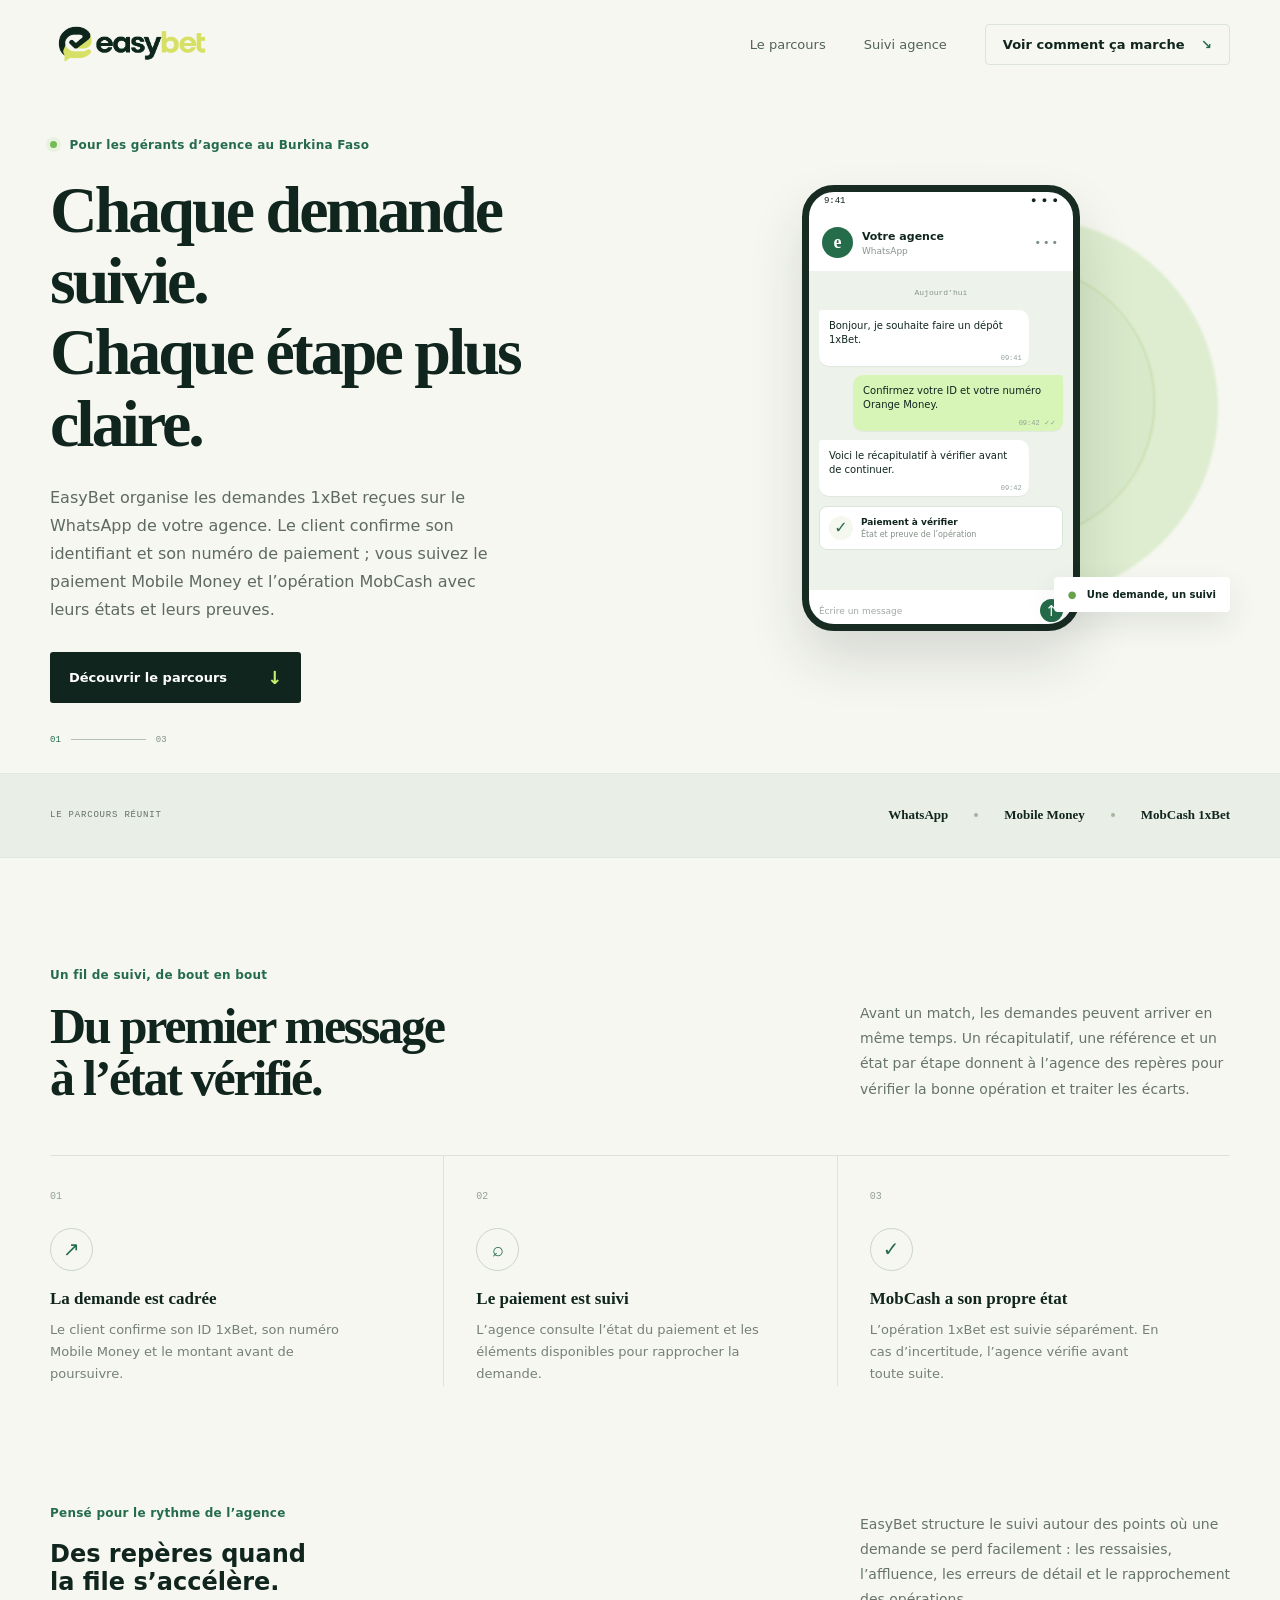
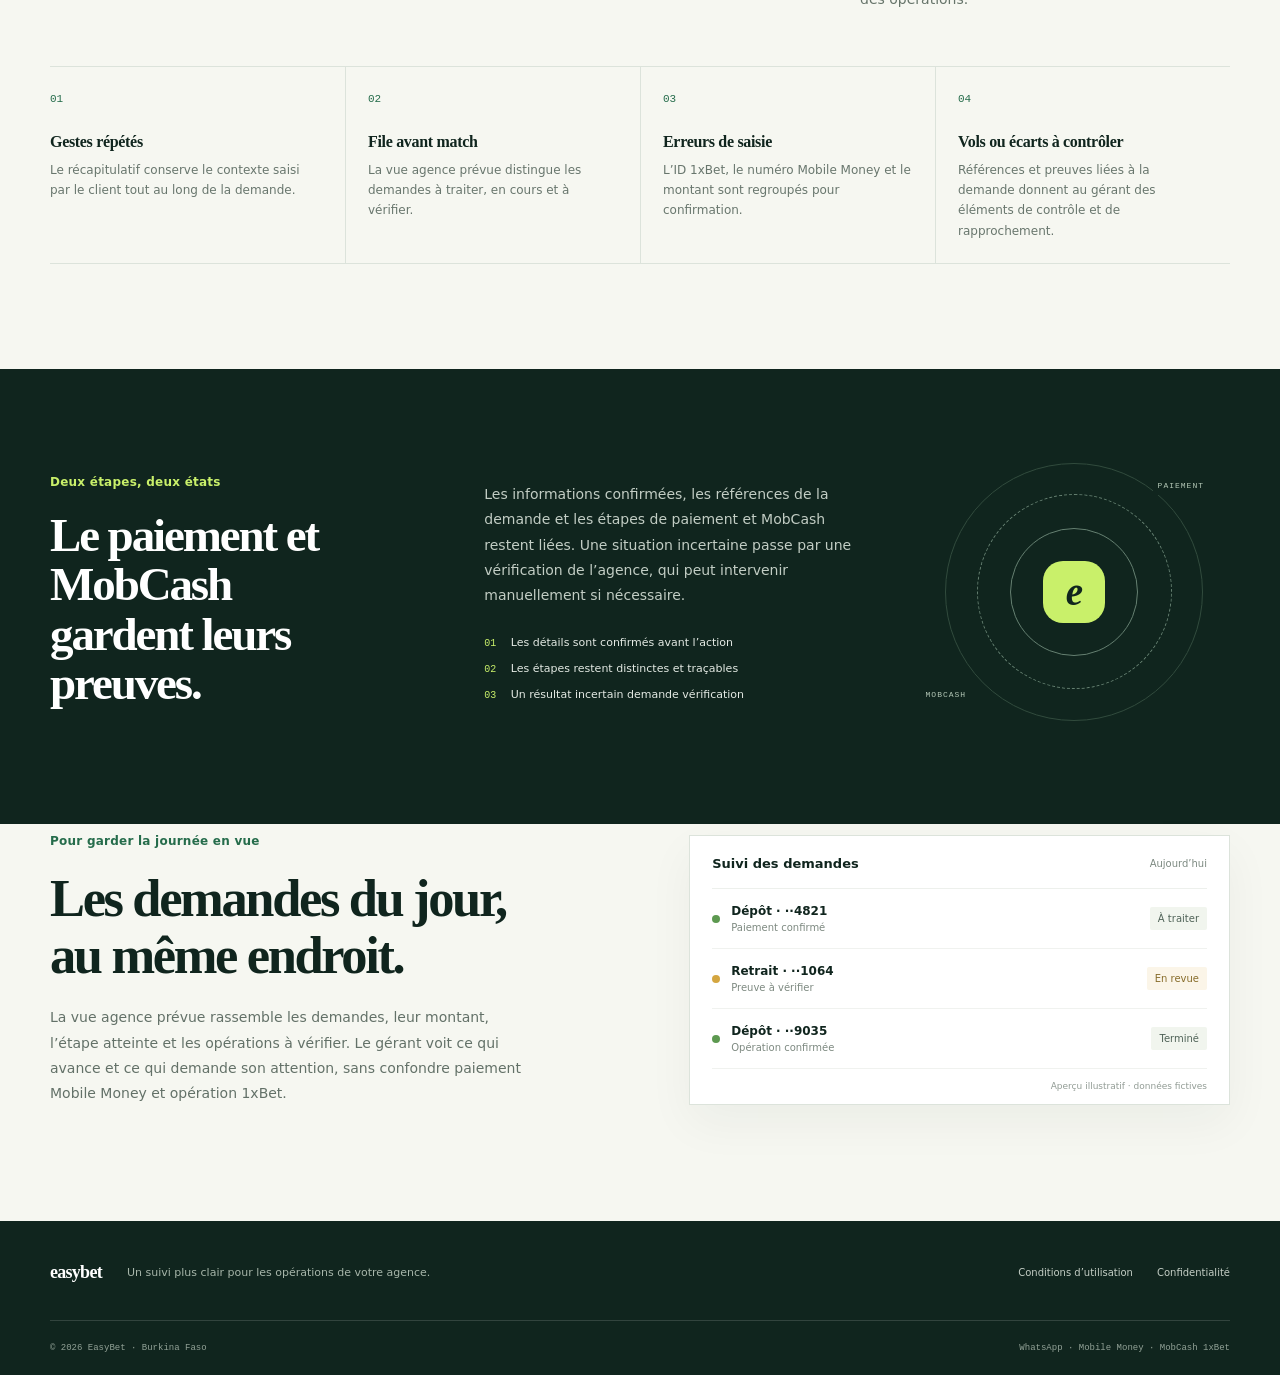
<file: index.html>
<!doctype html>
<html lang="fr">
<head>
  <meta charset="utf-8">
  <meta name="viewport" content="width=device-width, initial-scale=1">
  <meta name="theme-color" content="#10251e">
  <meta name="description" content="EasyBet aide les gérants d’agence au Burkina Faso à organiser les demandes 1xBet sur WhatsApp et à suivre séparément paiement Mobile Money et opération MobCash.">
  <meta property="og:locale" content="fr_BF">
  <meta property="og:type" content="website">
  <meta property="og:title" content="EasyBet — Un suivi plus clair pour votre agence">
  <meta property="og:description" content="Organisez les demandes 1xBet reçues sur WhatsApp et suivez chaque étape de paiement et MobCash.">
  <link rel="canonical" href="https://abdouldotdev.github.io/easybet-site/">
  <title>EasyBet — Un suivi plus clair pour votre agence</title>
  <link rel="stylesheet" href="assets/site.css">
</head>
<body>
  <a class="skip-link" href="#contenu">Aller au contenu</a>
  <header class="topbar wrap">
    <a class="brand brand-image" href="./"><img src="assets/easybet-logo.png" width="2172" height="724" alt="EasyBet"></a>
    <nav aria-label="Navigation principale">
      <a href="#parcours">Le parcours</a>
      <a href="#suivi">Suivi agence</a>
      <a class="nav-cta" href="#parcours">Voir comment ça marche <span aria-hidden="true">↘</span></a>
    </nav>
  </header>

  <main id="contenu">
    <section class="hero wrap" aria-labelledby="hero-title">
      <div class="hero-copy">
        <p class="eyebrow"><span class="pulse" aria-hidden="true"></span> Pour les gérants d’agence au Burkina Faso</p>
        <h1 id="hero-title">Chaque demande suivie.<br>Chaque étape plus claire.</h1>
        <p class="lede">EasyBet organise les demandes 1xBet reçues sur le WhatsApp de votre agence. Le client confirme son identifiant et son numéro de paiement ; vous suivez le paiement Mobile Money et l’opération MobCash avec leurs états et leurs preuves.</p>
        <a class="button" href="#parcours">Découvrir le parcours <span aria-hidden="true">↓</span></a>
      </div>
      <div class="phone-stage" aria-hidden="true">
        <div class="orb orb-one"></div><div class="orb orb-two"></div>
        <div class="phone">
          <div class="phone-top"><span>9:41</span><span>● ● ●</span></div>
          <div class="chat-head"><span class="avatar">e</span><span><b>Votre agence</b><small>WhatsApp</small></span><span class="dots">•••</span></div>
          <div class="chat-body">
            <div class="day">Aujourd’hui</div>
            <div class="bubble incoming">Bonjour, je souhaite faire un dépôt 1xBet.<small>09:41</small></div>
            <div class="bubble outgoing">Confirmez votre ID et votre numéro Orange Money.<small>09:42 ✓✓</small></div>
            <div class="bubble incoming">Voici le récapitulatif à vérifier avant de continuer.<small>09:42</small></div>
            <div class="status-card"><span class="status-icon">✓</span><span><b>Paiement à vérifier</b><small>État et preuve de l’opération</small></span></div>
          </div>
          <div class="chat-input"><span>Écrire un message</span><span class="send">↑</span></div>
        </div>
        <div class="float-tag"><span>●</span> Une demande, un suivi</div>
      </div>
      <div class="hero-index" aria-hidden="true"><span>01</span><span class="index-line"></span><span>03</span></div>
    </section>

    <section class="trust-strip" aria-label="Parcours EasyBet"><div class="wrap trust-inner"><span>LE PARCOURS RÉUNIT</span><b>WhatsApp</b><i aria-hidden="true"></i><b>Mobile Money</b><i aria-hidden="true"></i><b>MobCash 1xBet</b></div></section>

    <section class="section wrap" id="parcours" aria-labelledby="parcours-title">
      <div class="section-heading"><div><p class="eyebrow">Un fil de suivi, de bout en bout</p><h2 id="parcours-title">Du premier message<br>à l’état vérifié.</h2></div><p class="section-intro">Avant un match, les demandes peuvent arriver en même temps. Un récapitulatif, une référence et un état par étape donnent à l’agence des repères pour vérifier la bonne opération et traiter les écarts.</p></div>
      <div class="steps">
        <article><span class="step-no">01</span><div class="step-icon" aria-hidden="true">↗</div><h3>La demande est cadrée</h3><p>Le client confirme son ID 1xBet, son numéro Mobile Money et le montant avant de poursuivre.</p></article>
        <article><span class="step-no">02</span><div class="step-icon" aria-hidden="true">⌕</div><h3>Le paiement est suivi</h3><p>L’agence consulte l’état du paiement et les éléments disponibles pour rapprocher la demande.</p></article>
        <article><span class="step-no">03</span><div class="step-icon" aria-hidden="true">✓</div><h3>MobCash a son propre état</h3><p>L’opération 1xBet est suivie séparément. En cas d’incertitude, l’agence vérifie avant toute suite.</p></article>
      </div>
    </section>

    <section class="agency-friction wrap" aria-labelledby="friction-title">
      <div class="section-heading"><div><p class="eyebrow">Pensé pour le rythme de l’agence</p><h2 id="friction-title">Des repères quand<br>la file s’accélère.</h2></div><p class="section-intro">EasyBet structure le suivi autour des points où une demande se perd facilement : les ressaisies, l’affluence, les erreurs de détail et le rapprochement des opérations.</p></div>
      <div class="friction-grid">
        <article><span class="friction-index">01</span><h3>Gestes répétés</h3><p>Le récapitulatif conserve le contexte saisi par le client tout au long de la demande.</p></article>
        <article><span class="friction-index">02</span><h3>File avant match</h3><p>La vue agence prévue distingue les demandes à traiter, en cours et à vérifier.</p></article>
        <article><span class="friction-index">03</span><h3>Erreurs de saisie</h3><p>L’ID 1xBet, le numéro Mobile Money et le montant sont regroupés pour confirmation.</p></article>
        <article><span class="friction-index">04</span><h3>Vols ou écarts à contrôler</h3><p>Références et preuves liées à la demande donnent au gérant des éléments de contrôle et de rapprochement.</p></article>
      </div>
    </section>

    <section class="feature-band" id="securite" aria-labelledby="securite-title"><div class="wrap feature-grid"><div><p class="eyebrow">Deux étapes, deux états</p><h2 id="securite-title">Le paiement et MobCash<br>gardent leurs preuves.</h2></div><div class="feature-copy"><p>Les informations confirmées, les références de la demande et les étapes de paiement et MobCash restent liées. Une situation incertaine passe par une vérification de l’agence, qui peut intervenir manuellement si nécessaire.</p><div class="feature-points"><span><b>01</b> Les détails sont confirmés avant l’action</span><span><b>02</b> Les étapes restent distinctes et traçables</span><span><b>03</b> Un résultat incertain demande vérification</span></div></div><div class="feature-graphic" aria-hidden="true"><div class="ring ring-a"></div><div class="ring ring-b"></div><div class="ring ring-c"></div><div class="graphic-core">e</div><span class="graphic-label label-top">PAIEMENT</span><span class="graphic-label label-bottom">MOBCASH</span></div></div></section>

    <section class="agency-view wrap" id="suivi" aria-labelledby="suivi-title">
      <div class="agency-copy"><p class="eyebrow">Pour garder la journée en vue</p><h2 id="suivi-title">Les demandes du jour,<br>au même endroit.</h2><p>La vue agence prévue rassemble les demandes, leur montant, l’étape atteinte et les opérations à vérifier. Le gérant voit ce qui avance et ce qui demande son attention, sans confondre paiement Mobile Money et opération 1xBet.</p></div>
      <div class="queue" aria-label="Exemple illustratif de suivi agence">
        <div class="queue-head"><span>Suivi des demandes</span><span class="queue-date">Aujourd’hui</span></div>
        <div class="queue-row"><span class="queue-dot green"></span><span class="queue-name"><b>Dépôt · ··4821</b><small>Paiement confirmé</small></span><span class="queue-status">À traiter</span></div>
        <div class="queue-row"><span class="queue-dot amber"></span><span class="queue-name"><b>Retrait · ··1064</b><small>Preuve à vérifier</small></span><span class="queue-status">En revue</span></div>
        <div class="queue-row"><span class="queue-dot green"></span><span class="queue-name"><b>Dépôt · ··9035</b><small>Opération confirmée</small></span><span class="queue-status">Terminé</span></div>
        <p class="queue-caption">Aperçu illustratif · données fictives</p>
      </div>
    </section>
  </main>

  <footer class="footer"><div class="wrap footer-top"><a class="brand footer-brand" href="./">easybet</a><p>Un suivi plus clair pour les opérations de votre agence.</p><nav aria-label="Informations légales"><a href="terms/">Conditions d’utilisation</a><a href="privacy/">Confidentialité</a></nav></div><div class="wrap footer-bottom"><span>© 2026 EasyBet · Burkina Faso</span><span>WhatsApp · Mobile Money · MobCash 1xBet</span></div></footer>
</body>
</html>
</file>
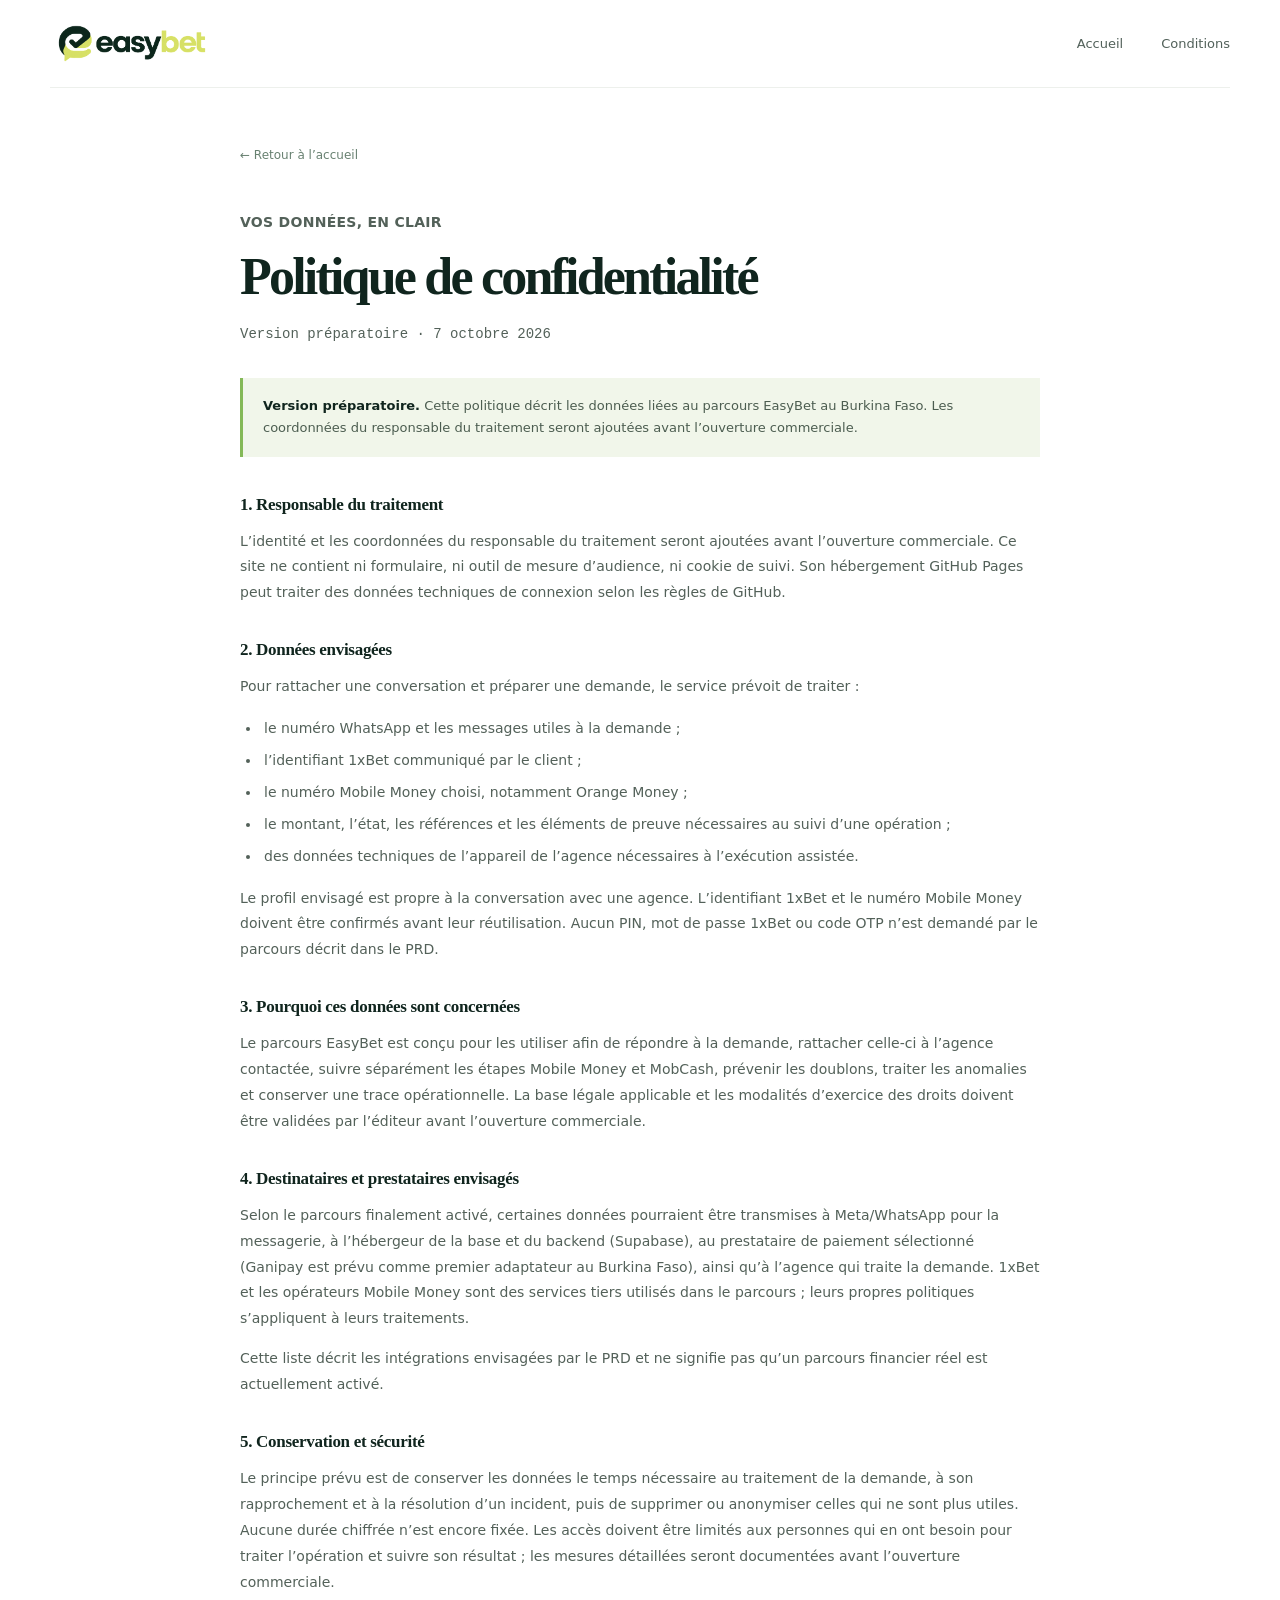
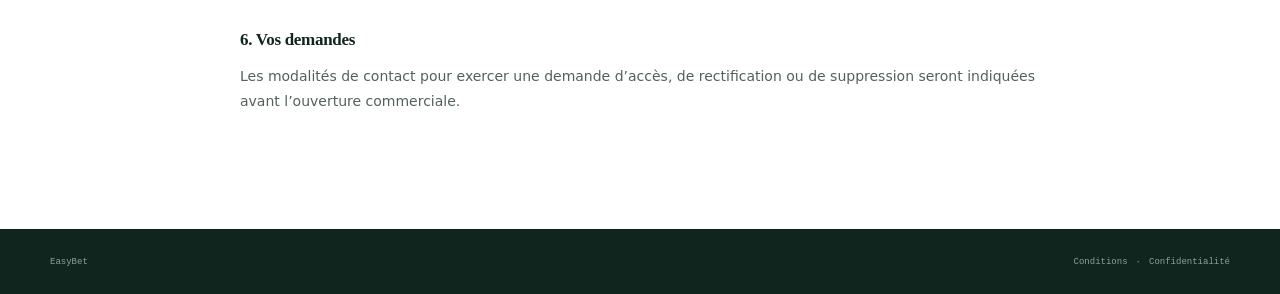
<file: privacy/index.html>
<!doctype html>
<html lang="fr">
<head>
  <meta charset="utf-8">
  <meta name="viewport" content="width=device-width, initial-scale=1">
  <meta name="theme-color" content="#10251e">
  <title>Politique de confidentialité — EasyBet</title>
  <link rel="stylesheet" href="../assets/site.css">
</head>
<body class="legal-page">
  <header class="topbar wrap"><a class="brand brand-image" href="../"><img src="../assets/easybet-logo.png" width="2172" height="724" alt="EasyBet"></a><nav aria-label="Navigation principale"><a href="../">Accueil</a><a href="../terms/">Conditions</a></nav></header>
  <main class="legal wrap"><a class="back-link" href="../">← Retour à l’accueil</a><p class="eyebrow">VOS DONNÉES, EN CLAIR</p><h1>Politique de confidentialité</h1><p class="legal-date">Version préparatoire · 7 octobre 2026</p>
    <div class="notice"><b>Version préparatoire.</b> Cette politique décrit les données liées au parcours EasyBet au Burkina Faso. Les coordonnées du responsable du traitement seront ajoutées avant l’ouverture commerciale.</div>
    <h2>1. Responsable du traitement</h2><p>L’identité et les coordonnées du responsable du traitement seront ajoutées avant l’ouverture commerciale. Ce site ne contient ni formulaire, ni outil de mesure d’audience, ni cookie de suivi. Son hébergement GitHub Pages peut traiter des données techniques de connexion selon les règles de GitHub.</p>
    <h2>2. Données envisagées</h2><p>Pour rattacher une conversation et préparer une demande, le service prévoit de traiter :</p><ul><li>le numéro WhatsApp et les messages utiles à la demande ;</li><li>l’identifiant 1xBet communiqué par le client ;</li><li>le numéro Mobile Money choisi, notamment Orange Money ;</li><li>le montant, l’état, les références et les éléments de preuve nécessaires au suivi d’une opération ;</li><li>des données techniques de l’appareil de l’agence nécessaires à l’exécution assistée.</li></ul><p>Le profil envisagé est propre à la conversation avec une agence. L’identifiant 1xBet et le numéro Mobile Money doivent être confirmés avant leur réutilisation. Aucun PIN, mot de passe 1xBet ou code OTP n’est demandé par le parcours décrit dans le PRD.</p>
    <h2>3. Pourquoi ces données sont concernées</h2><p>Le parcours EasyBet est conçu pour les utiliser afin de répondre à la demande, rattacher celle-ci à l’agence contactée, suivre séparément les étapes Mobile Money et MobCash, prévenir les doublons, traiter les anomalies et conserver une trace opérationnelle. La base légale applicable et les modalités d’exercice des droits doivent être validées par l’éditeur avant l’ouverture commerciale.</p>
    <h2>4. Destinataires et prestataires envisagés</h2><p>Selon le parcours finalement activé, certaines données pourraient être transmises à Meta/WhatsApp pour la messagerie, à l’hébergeur de la base et du backend (Supabase), au prestataire de paiement sélectionné (Ganipay est prévu comme premier adaptateur au Burkina Faso), ainsi qu’à l’agence qui traite la demande. 1xBet et les opérateurs Mobile Money sont des services tiers utilisés dans le parcours ; leurs propres politiques s’appliquent à leurs traitements.</p><p>Cette liste décrit les intégrations envisagées par le PRD et ne signifie pas qu’un parcours financier réel est actuellement activé.</p>
    <h2>5. Conservation et sécurité</h2><p>Le principe prévu est de conserver les données le temps nécessaire au traitement de la demande, à son rapprochement et à la résolution d’un incident, puis de supprimer ou anonymiser celles qui ne sont plus utiles. Aucune durée chiffrée n’est encore fixée. Les accès doivent être limités aux personnes qui en ont besoin pour traiter l’opération et suivre son résultat ; les mesures détaillées seront documentées avant l’ouverture commerciale.</p>
    <h2>6. Vos demandes</h2><p>Les modalités de contact pour exercer une demande d’accès, de rectification ou de suppression seront indiquées avant l’ouverture commerciale.</p>
  </main>
  <footer class="footer"><div class="wrap footer-bottom"><a href="../">EasyBet</a><span><a href="../terms/">Conditions</a> · <a href="../privacy/">Confidentialité</a></span></div></footer>
</body>
</html>
</file>
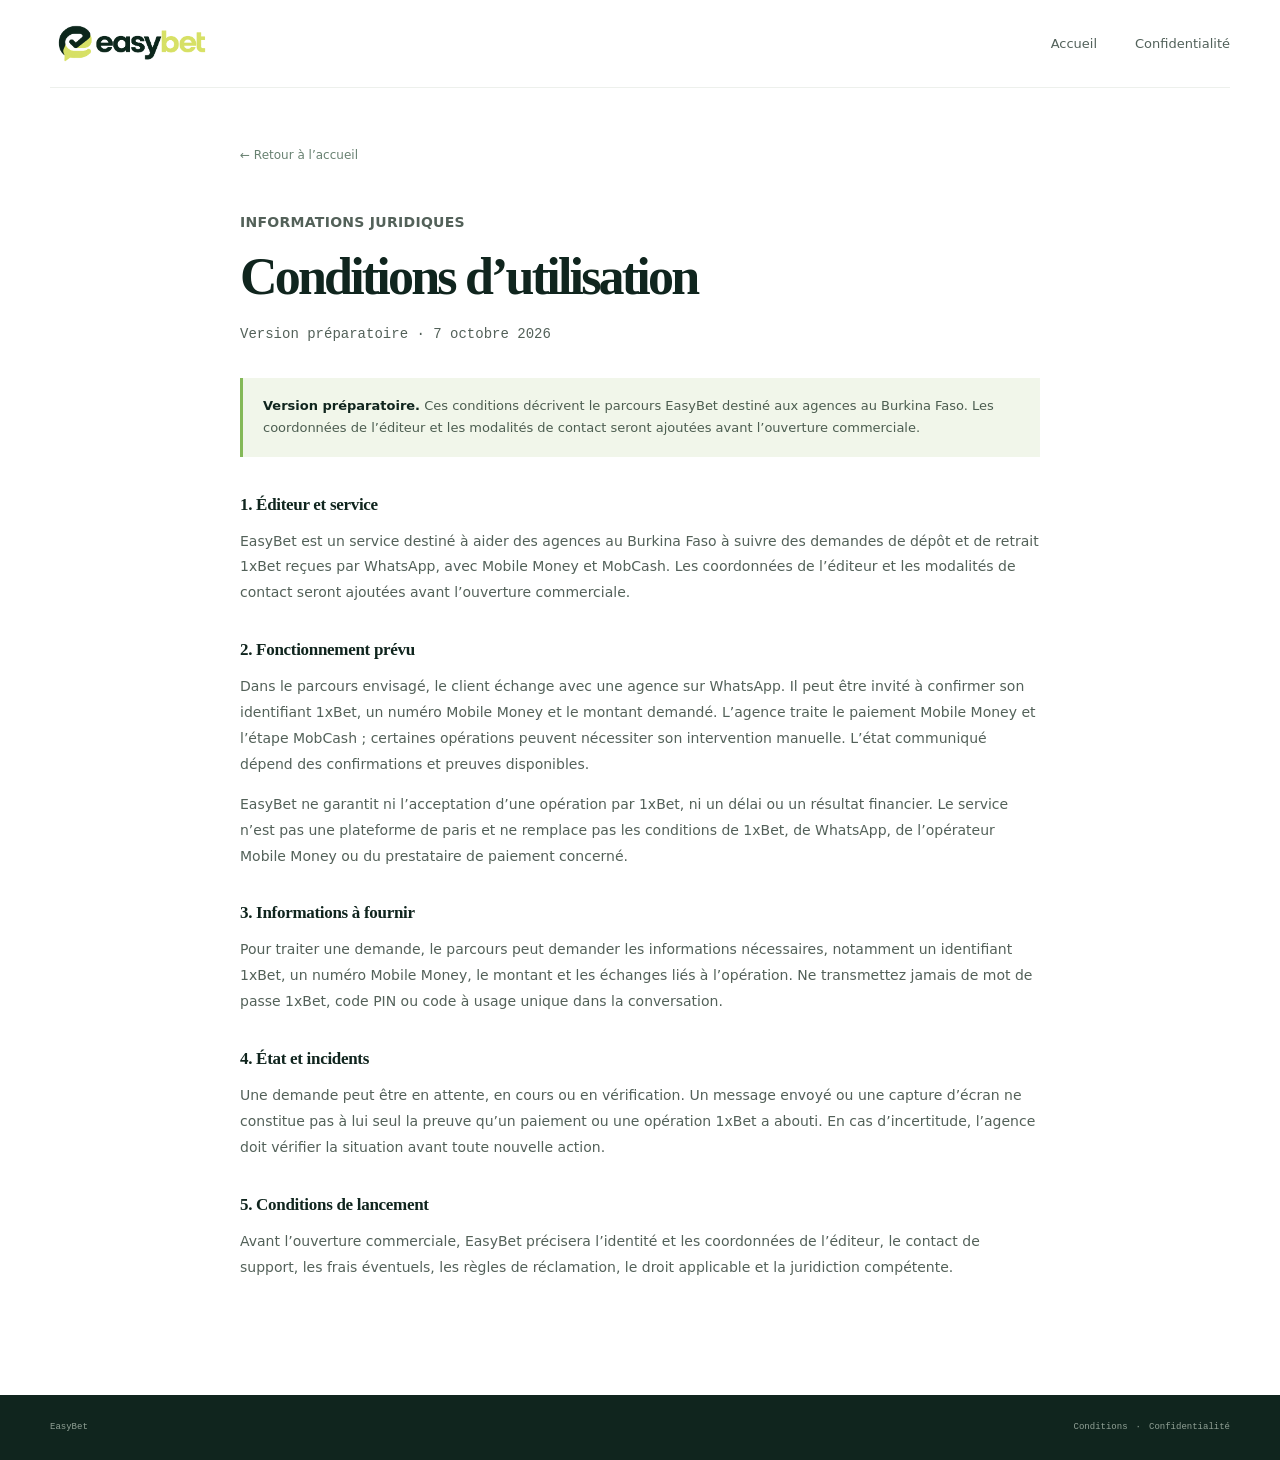
<file: terms/index.html>
<!doctype html>
<html lang="fr">
<head>
  <meta charset="utf-8">
  <meta name="viewport" content="width=device-width, initial-scale=1">
  <meta name="theme-color" content="#10251e">
  <title>Conditions d’utilisation — EasyBet</title>
  <link rel="stylesheet" href="../assets/site.css">
</head>
<body class="legal-page">
  <header class="topbar wrap"><a class="brand brand-image" href="../"><img src="../assets/easybet-logo.png" width="2172" height="724" alt="EasyBet"></a><nav aria-label="Navigation principale"><a href="../">Accueil</a><a href="../privacy/">Confidentialité</a></nav></header>
  <main class="legal wrap"><a class="back-link" href="../">← Retour à l’accueil</a><p class="eyebrow">INFORMATIONS JURIDIQUES</p><h1>Conditions d’utilisation</h1><p class="legal-date">Version préparatoire · 7 octobre 2026</p>
    <div class="notice"><b>Version préparatoire.</b> Ces conditions décrivent le parcours EasyBet destiné aux agences au Burkina Faso. Les coordonnées de l’éditeur et les modalités de contact seront ajoutées avant l’ouverture commerciale.</div>
    <h2>1. Éditeur et service</h2><p>EasyBet est un service destiné à aider des agences au Burkina Faso à suivre des demandes de dépôt et de retrait 1xBet reçues par WhatsApp, avec Mobile Money et MobCash. Les coordonnées de l’éditeur et les modalités de contact seront ajoutées avant l’ouverture commerciale.</p>
    <h2>2. Fonctionnement prévu</h2><p>Dans le parcours envisagé, le client échange avec une agence sur WhatsApp. Il peut être invité à confirmer son identifiant 1xBet, un numéro Mobile Money et le montant demandé. L’agence traite le paiement Mobile Money et l’étape MobCash ; certaines opérations peuvent nécessiter son intervention manuelle. L’état communiqué dépend des confirmations et preuves disponibles.</p><p>EasyBet ne garantit ni l’acceptation d’une opération par 1xBet, ni un délai ou un résultat financier. Le service n’est pas une plateforme de paris et ne remplace pas les conditions de 1xBet, de WhatsApp, de l’opérateur Mobile Money ou du prestataire de paiement concerné.</p>
    <h2>3. Informations à fournir</h2><p>Pour traiter une demande, le parcours peut demander les informations nécessaires, notamment un identifiant 1xBet, un numéro Mobile Money, le montant et les échanges liés à l’opération. Ne transmettez jamais de mot de passe 1xBet, code PIN ou code à usage unique dans la conversation.</p>
    <h2>4. État et incidents</h2><p>Une demande peut être en attente, en cours ou en vérification. Un message envoyé ou une capture d’écran ne constitue pas à lui seul la preuve qu’un paiement ou une opération 1xBet a abouti. En cas d’incertitude, l’agence doit vérifier la situation avant toute nouvelle action.</p>
    <h2>5. Conditions de lancement</h2><p>Avant l’ouverture commerciale, EasyBet précisera l’identité et les coordonnées de l’éditeur, le contact de support, les frais éventuels, les règles de réclamation, le droit applicable et la juridiction compétente.</p>
  </main>
  <footer class="footer"><div class="wrap footer-bottom"><a href="../">EasyBet</a><span><a href="../terms/">Conditions</a> · <a href="../privacy/">Confidentialité</a></span></div></footer>
</body>
</html>
</file>
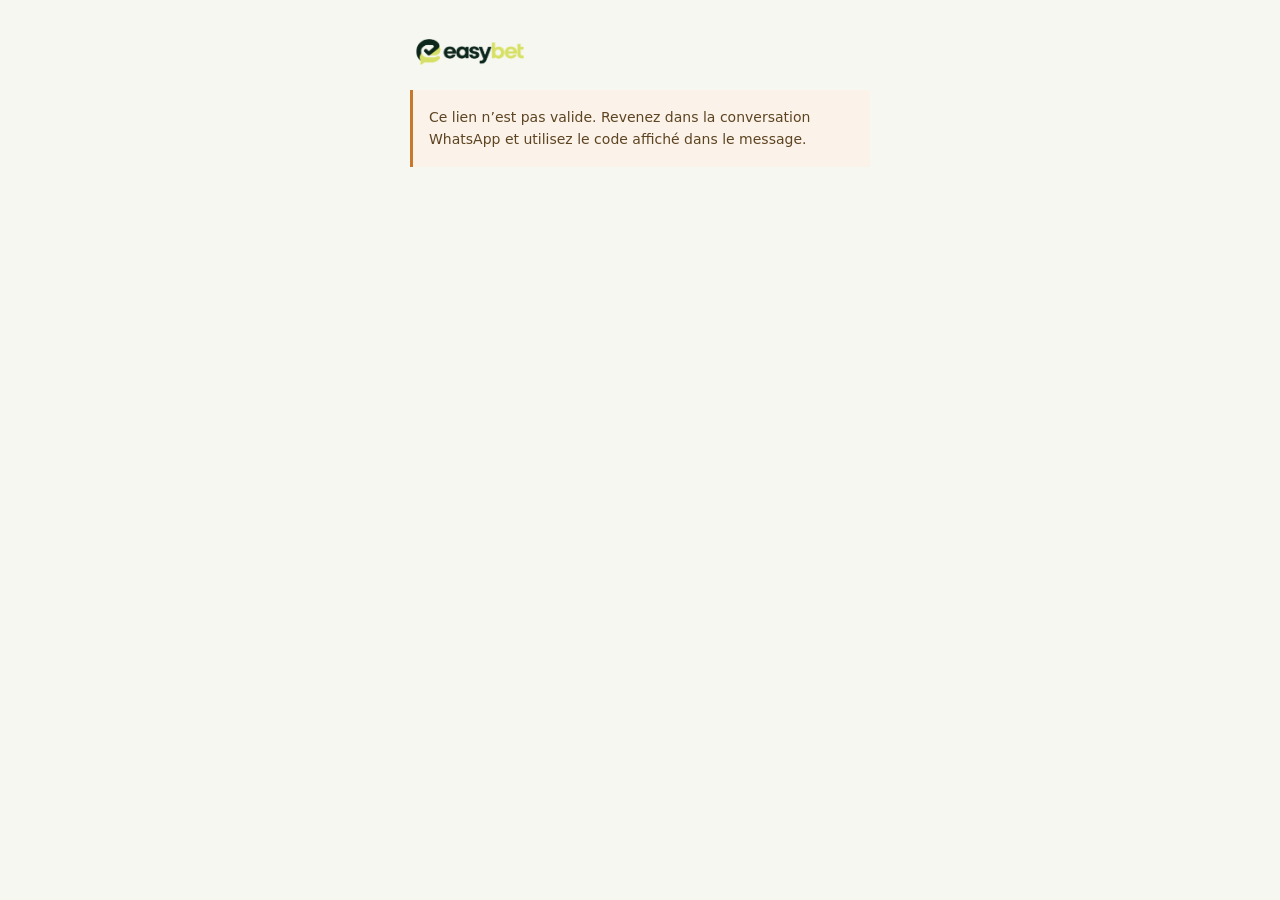
<file: ussd/index.html>
<!doctype html>
<html lang="fr">
<head>
  <meta charset="utf-8">
  <meta name="viewport" content="width=device-width, initial-scale=1">
  <meta name="theme-color" content="#10251e">
  <meta name="robots" content="noindex">
  <meta name="referrer" content="no-referrer">
  <title>Composer le code — EasyBet</title>
  <link rel="stylesheet" href="../assets/site.css">
  <style>
    .ussd{max-width:460px;margin:auto;padding:32px 0 56px;display:flex;flex-direction:column;gap:18px}
    .ussd h1{font:700 30px/1.15 var(--display);letter-spacing:-.03em;margin:0}
    .ussd p{margin:0;font-size:15px;line-height:1.6;color:#4f5d55}
    .ussd-code{font:700 22px var(--mono);color:var(--ink);background:#fff;border:1px solid var(--line);border-radius:6px;padding:18px 16px;text-align:center;word-break:break-all;user-select:all;-webkit-user-select:all}
    .ussd-actions{display:grid;gap:10px}
    .ussd-actions a,.ussd-actions button{min-height:52px;display:flex;align-items:center;justify-content:center;border-radius:6px;font:650 16px var(--body);cursor:pointer}
    .ussd-dial{background:var(--ink);color:#fff}
    .ussd-copy{background:#fff;color:var(--ink);border:1px solid #b9c5bb}
    .ussd-copy:focus-visible,.ussd-dial:focus-visible{outline:3px solid #699f44;outline-offset:3px}
    .ussd-status{min-height:22px;font-size:14px;color:var(--green)}
    .ussd-steps{margin:0;padding-left:20px;font-size:14px;line-height:1.7;color:#4f5d55}
    .ussd-error{padding:16px;border-left:3px solid #c7782d;background:#fbf3e9;font-size:14px;line-height:1.6;color:#5d4422}
  </style>
</head>
<body>
  <main class="ussd wrap">
    <img src="../assets/easybet-logo.png" width="2172" height="724" alt="EasyBet" style="width:120px;height:auto">
    <section id="ready" hidden>
      <div style="display:flex;flex-direction:column;gap:18px">
        <h1>Composez le code de paiement</h1>
        <p>Touchez « Composer » : votre téléphone ouvre l’application d’appel avec le code déjà saisi. Appelez, puis suivez les étapes de votre opérateur.</p>
        <div class="ussd-code" id="code" aria-label="Code à composer"></div>
        <div class="ussd-actions">
          <a class="ussd-dial" id="dial" href="#">Composer</a>
          <button class="ussd-copy" id="copy" type="button">Copier le code</button>
        </div>
        <p class="ussd-status" id="status" role="status" aria-live="polite"></p>
        <ol class="ussd-steps">
          <li>Sur iPhone, ou si rien ne s’ouvre : copiez le code, ouvrez Téléphone, collez-le et appelez.</li>
          <li>Ne communiquez jamais votre code secret : vous le tapez seulement sur votre téléphone.</li>
          <li>Revenez ensuite dans WhatsApp : la confirmation du dépôt y arrive.</li>
        </ol>
      </div>
    </section>
    <section id="invalid" hidden>
      <div class="ussd-error">Ce lien n’est pas valide. Revenez dans la conversation WhatsApp et utilisez le code affiché dans le message.</div>
    </section>
  </main>
  <script>
    (function () {
      // Same shape the backend accepts from Ganipay: digits, * and +, ending with #.
      var code = new URLSearchParams(location.search).get("c") || "";
      if (!/^\*[0-9*+]{1,160}#$/.test(code)) {
        document.getElementById("invalid").hidden = false;
        return;
      }
      document.getElementById("ready").hidden = false;
      document.getElementById("code").textContent = code;
      // "#" ends a URL: the dialer only receives it percent-encoded.
      document.getElementById("dial").href = "tel:" + code.replace(/#/g, "%23");
      var status = document.getElementById("status");
      document.getElementById("copy").addEventListener("click", function () {
        function done() { status.textContent = "Code copié. Collez-le dans Téléphone puis appelez."; }
        function fallback() {
          var range = document.createRange();
          range.selectNodeContents(document.getElementById("code"));
          var selection = window.getSelection();
          selection.removeAllRanges();
          selection.addRange(range);
          try {
            if (document.execCommand("copy")) return done();
          } catch (e) {}
          status.textContent = "Le code est sélectionné : appuyez longuement dessus puis « Copier ».";
        }
        if (navigator.clipboard && window.isSecureContext) {
          navigator.clipboard.writeText(code).then(done, fallback);
        } else {
          fallback();
        }
      });
    })();
  </script>
</body>
</html>
</file>
<file: assets/site.css>
:root{--ink:#10251e;--green:#256c4b;--lime:#c9f06a;--paper:#f6f7f1;--muted:#75817b;--line:#dce3db;--white:#fff;--mono:ui-monospace,SFMono-Regular,Menlo,monospace;--body:system-ui,-apple-system,"Segoe UI",sans-serif;--display:system-ui,-apple-system,"Segoe UI",sans-serif}*{box-sizing:border-box}html{scroll-behavior:smooth}body{margin:0;background:var(--paper);color:var(--ink);font-family:var(--body);-webkit-font-smoothing:antialiased}a{color:inherit;text-decoration:none}.wrap{width:min(1180px,calc(100% - 64px));margin:auto}.topbar{height:88px;display:flex;align-items:center;justify-content:space-between}.brand{display:inline-flex;align-items:center;gap:10px;font:800 21px var(--display);letter-spacing:-1.2px}.topbar nav{display:flex;align-items:center;gap:38px;font-size:13px;color:#52615a}.topbar nav a:hover,.footer a:hover{color:var(--green)}.topbar .nav-cta{padding:12px 17px;border:1px solid var(--line);border-radius:4px;color:var(--ink);font-weight:600}.nav-cta span{margin-left:12px;color:var(--green)}.hero{min-height:610px;display:grid;grid-template-columns:1.02fr .98fr;align-items:center;position:relative;padding:25px 0 70px}.hero-copy{padding:25px 0 0}.eyebrow{font:500 10px var(--mono);letter-spacing:1.1px;color:var(--green);margin:0 0 22px}.pulse{width:7px;height:7px;display:inline-block;background:#73bb54;border-radius:50%;margin:0 8px 1px 0;box-shadow:0 0 0 4px #73bb541a}.hero h1,.section h2,.feature-band h2,.pilot h2,.legal h1{font:700 clamp(44px,5.3vw,72px)/1.05 var(--display);letter-spacing:-4px;margin:0}.hero h1 em{color:var(--green);font-style:normal}.lede{max-width:470px;color:#5e6a63;line-height:1.75;font-size:16px;margin:25px 0 28px}.button{display:inline-flex;gap:40px;align-items:center;padding:15px 19px;background:var(--ink);color:white;border-radius:3px;font-size:13px;font-weight:600}.button span{color:var(--lime);font-size:18px}.hero-note{font:11px var(--mono);color:#839088;margin:14px 0}.phone-stage{height:475px;display:grid;place-items:center;position:relative}.orb{position:absolute;border-radius:50%;filter:blur(1px)}.orb-one{width:380px;height:380px;background:#deedcf;right:2%;top:10%}.orb-two{width:275px;height:275px;border:1px solid #b7d296;right:13%;top:20%;background:#d5e8c8a1}.phone{width:278px;height:446px;background:white;border:7px solid #172b23;border-radius:32px;position:relative;z-index:1;box-shadow:0 28px 55px #14261d24;overflow:hidden}.phone-top{height:23px;padding:4px 15px 0;display:flex;justify-content:space-between;font:9px var(--mono)}.chat-head{height:57px;border-bottom:1px solid #eef1ed;display:flex;align-items:center;padding:0 13px;gap:9px;font-size:11px}.avatar{height:31px;width:31px;background:var(--green);color:white;display:grid;place-items:center;border-radius:50%;font:700 18px var(--display)}.chat-head b,.chat-head small,.status-card b,.status-card small{display:block}.chat-head small{font-size:9px;color:#8b948e;margin-top:3px}.dots{margin-left:auto;color:#789080;letter-spacing:2px}.chat-body{height:318px;background:#edf3eb;padding:14px 10px;display:flex;flex-direction:column;gap:9px}.day{text-align:center;font:8px var(--mono);color:#87958b;margin:2px 0 4px}.bubble{position:relative;max-width:86%;padding:9px 10px 18px;border-radius:10px;font-size:10px;line-height:1.45;box-shadow:0 1px 1px #0000000d}.bubble small{position:absolute;right:7px;bottom:4px;font:7px var(--mono);color:#92a097}.incoming{background:white;align-self:flex-start;border-top-left-radius:3px}.outgoing{background:#d8f5b8;align-self:flex-end;border-top-right-radius:3px}.status-card{display:flex;align-items:center;gap:8px;background:#fff;border:1px solid #dce5da;border-radius:8px;padding:9px;margin-top:1px}.status-icon{width:24px;height:24px;border-radius:50%;display:grid;place-items:center;background:#f4f8ee;color:var(--green);font-weight:700}.status-card b{font-size:9px}.status-card small{font-size:8px;color:#849087;margin-top:3px}.chat-input{height:42px;display:flex;align-items:center;justify-content:space-between;padding:0 10px;font-size:9px;color:#a1aaa3}.send{width:23px;height:23px;display:grid;place-items:center;border-radius:50%;background:var(--green);color:white;font-size:15px}.float-tag{position:absolute;z-index:2;right:0;bottom:33px;padding:12px 14px;background:#fff;border-radius:4px;box-shadow:0 12px 30px #12251c19;font-size:10px;font-weight:600}.float-tag span{color:#68a249;margin-right:7px}.hero-index{position:absolute;left:0;bottom:28px;display:flex;align-items:center;gap:10px;font:9px var(--mono);color:#839088}.index-line{width:75px;height:1px;background:#b5c0b7}.hero-index span:first-child{color:var(--green)}.trust-strip{background:#e9eee6;border-top:1px solid #e1e8dd;border-bottom:1px solid #e1e8dd}.trust-inner{height:83px;display:flex;align-items:center;gap:26px;color:#627067}.trust-inner>span{font:9px var(--mono);letter-spacing:.8px;margin-right:auto}.trust-inner b{font:600 13px var(--display);color:var(--ink)}.trust-inner i{height:4px;width:4px;border-radius:50%;background:#a5b39f}.section{padding-top:110px;padding-bottom:120px}.section-heading{display:flex;align-items:end;justify-content:space-between;margin-bottom:50px}.section-heading .eyebrow{margin-bottom:18px}.section h2{font-size:50px;letter-spacing:-2.7px}.steps{display:grid;grid-template-columns:repeat(3,1fr);border-top:1px solid var(--line)}.steps article{position:relative;padding:28px 32px 0 0;min-height:230px}.steps article+article{padding-left:32px;border-left:1px solid var(--line)}.step-no{font:10px var(--mono);color:#94a096}.step-icon{width:43px;height:43px;border:1px solid #cad5c9;border-radius:50%;display:grid;place-items:center;color:var(--green);font-size:20px;margin:25px 0 18px}.steps h3{font:700 17px var(--display);margin:0 0 10px}.steps p{max-width:290px;font-size:13px;line-height:1.7;color:#758078;margin:0}.feature-band{background:var(--ink);color:white;padding:90px 0 100px;overflow:hidden}.feature-grid{display:grid;grid-template-columns:1fr 1fr .8fr;align-items:center;gap:45px}.feature-band .eyebrow{color:var(--lime)}.feature-band h2{font-size:47px;letter-spacing:-2.7px}.feature-copy>p{color:#c2cdc4;font-size:14px;line-height:1.8;margin:0 0 28px;max-width:420px}.feature-points{display:grid;gap:13px;font-size:11px;color:#e4eae4}.feature-points b{font:10px var(--mono);color:var(--lime);margin-right:11px}.feature-graphic{height:265px;position:relative;display:grid;place-items:center}.ring{position:absolute;border:1px solid #658071;border-radius:50%;aspect-ratio:1}.ring-a{width:128px}.ring-b{width:195px;border-style:dashed}.ring-c{width:258px;border-color:#314b3d}.graphic-core{width:62px;height:62px;background:var(--lime);border-radius:20px;display:grid;place-items:center;font:800 39px var(--display);font-style:italic;color:var(--ink);z-index:1}.graphic-label{position:absolute;font:8px var(--mono);letter-spacing:1px;color:#b4c8b7;background:var(--ink);padding:5px}.label-top{top:17px;right:21px}.label-bottom{bottom:20px;left:2px}.pilot{padding-top:100px;padding-bottom:105px}.pilot-card{background:#e8eedf;border-radius:5px;padding:45px 55px;display:flex;justify-content:space-between;align-items:center;min-height:240px}.pilot-card .eyebrow{margin-bottom:14px}.pilot h2{font-size:34px;letter-spacing:-1.6px}.pilot-card p:not(.eyebrow){max-width:630px;color:#66746a;line-height:1.7;font-size:13px;margin:13px 0 0}.pilot-stamp{width:87px;height:87px;border:1px solid #b0c09e;border-radius:50%;display:flex;flex-direction:column;align-items:center;justify-content:center;transform:rotate(-9deg);color:var(--green)}.pilot-stamp span{font:800 24px var(--display);letter-spacing:-2px}.pilot-stamp small{font:7px var(--mono);text-align:center;letter-spacing:.6px}.footer{background:#10251e;color:white;padding:34px 0 0}.footer-top{display:flex;align-items:center;padding-bottom:30px;border-bottom:1px solid #ffffff24}.footer .brand{font-size:18px}.footer-top>p{color:#a7b6aa;font-size:11px;margin-left:25px}.footer-top nav{margin-left:auto;display:flex;gap:24px;font-size:10px;color:#c4cec5}.footer-bottom{min-height:54px;display:flex;align-items:center;justify-content:space-between;color:#91a196;font:9px var(--mono)}.footer-bottom a{color:inherit}.legal-page{background:#fff}.legal-page .topbar{border-bottom:1px solid #edf0ec}.legal{max-width:800px;padding:56px 0 100px}.back-link{font-size:12px;color:#688171;display:inline-block;margin-bottom:48px}.legal .eyebrow{margin-bottom:14px}.legal h1{font-size:52px;letter-spacing:-2.8px}.legal-date{font:10px var(--mono);color:#849088;margin:18px 0 30px}.notice{padding:17px 20px;background:#f1f6ea;border-left:3px solid #84b958;font-size:13px;line-height:1.7;color:#4c5d50;margin-bottom:38px}.notice b{color:var(--ink)}.legal h2{font:700 17px var(--display);letter-spacing:-.3px;margin:34px 0 10px}.legal p,.legal li{font-size:14px;line-height:1.85;color:#536159}.legal ul{padding-left:21px}.legal li{padding-left:3px;margin:6px 0}.legal-contact{border-top:1px solid #e1e7e1;margin-top:42px;padding-top:22px}.legal-contact b{font:700 12px var(--display)}.legal-contact p{font-size:12px;color:#77837b}.legal-page .footer{padding:0}.legal-page .footer-bottom{min-height:65px}.legal-page .footer-bottom span{display:flex;gap:8px;align-items:center}

@media(max-width:760px){.wrap{width:min(100% - 38px,560px)}.topbar{height:70px}.topbar nav{gap:16px}.topbar nav>a:not(.nav-cta){display:none}.topbar .nav-cta{font-size:11px;padding:10px 12px}.hero{grid-template-columns:1fr;padding-top:36px;padding-bottom:62px}.hero-copy{padding-top:0}.hero h1{font-size:49px;letter-spacing:-2.8px}.lede{font-size:14px}.phone-stage{height:440px;margin-top:8px}.orb-one{right:6%;width:320px;height:320px}.orb-two{right:15%;width:245px;height:245px}.phone{transform:scale(.93)}.float-tag{right:1%;bottom:10px}.hero-index{bottom:15px}.trust-inner{height:auto;padding:20px 0;flex-wrap:wrap;gap:12px 17px}.trust-inner>span{width:100%;margin-bottom:3px}.trust-inner b{font-size:11px}.section{padding-top:76px;padding-bottom:80px}.section-heading{display:block;margin-bottom:30px}.section h2{font-size:42px}.steps{grid-template-columns:1fr}.steps article,.steps article+article{min-height:0;padding:22px 0 25px;border-left:0;border-bottom:1px solid var(--line)}.step-icon{margin:14px 0}.steps p{max-width:440px}.feature-band{padding:70px 0}.feature-grid{grid-template-columns:1fr;gap:30px}.feature-band h2{font-size:42px}.feature-graphic{height:225px;grid-row:3}.ring-a{width:112px}.ring-b{width:170px}.ring-c{width:225px}.pilot{padding:65px 0}.pilot-card{padding:31px 25px;align-items:flex-start;gap:20px}.pilot h2{font-size:28px}.pilot-card p:not(.eyebrow){font-size:12px}.pilot-stamp{flex:0 0 66px;width:66px;height:66px}.pilot-stamp span{font-size:18px}.pilot-stamp small{font-size:6px}.footer-top{align-items:flex-start;flex-wrap:wrap;gap:9px}.footer-top>p{width:100%;order:2;margin:2px 0 8px}.footer-top nav{margin-left:auto;gap:13px;align-self:center;font-size:9px}.footer-bottom{font-size:8px}.legal{padding:37px 0 70px}.back-link{margin-bottom:36px}.legal h1{font-size:40px;letter-spacing:-2px}.legal p,.legal li{font-size:13px}}

@media(prefers-reduced-motion:reduce){html{scroll-behavior:auto}}

:root{--display:Georgia,"Iowan Old Style",serif}
.brand-image{gap:0}.brand-image img{display:block;width:164px;height:auto;aspect-ratio:2172/724;object-fit:contain}.footer-brand{font:700 19px var(--display);letter-spacing:-.04em;color:#fff}
.eyebrow{text-transform:none;letter-spacing:.02em;font-family:var(--body);font-size:12px;font-weight:650}
.hero h1,.section h2,.feature-band h2,.agency-view h2{letter-spacing:-.045em}
.hero h1{max-width:680px;font-size:clamp(46px,5.15vw,68px);line-height:1.08}
.hero h1 em{color:inherit}
.section-heading{gap:42px;align-items:end}
.section-intro{max-width:370px;color:#66746a;font-size:14px;line-height:1.8;margin:0 0 3px}
.skip-link{position:absolute;top:8px;left:8px;z-index:10;transform:translateY(-150%);background:#fff;color:var(--ink);padding:11px 14px;border:2px solid var(--green)}
.skip-link:focus{transform:translateY(0)}
a:focus-visible{outline:3px solid #699f44;outline-offset:4px;border-radius:3px}
.agency-view{display:grid;grid-template-columns:1fr .95fr;align-items:center;gap:70px;padding-top:10px;padding-bottom:115px}
.agency-view h2{font:700 clamp(38px,4.1vw,54px)/1.08 var(--display);margin:0}
.agency-copy>p:last-child{max-width:485px;color:#637168;font-size:14px;line-height:1.8;margin:22px 0 0}
.queue{background:#fff;border:1px solid #dce3db;padding:20px 22px 13px;box-shadow:0 18px 45px #1831250c}
.queue-head{display:flex;align-items:center;justify-content:space-between;padding-bottom:17px;border-bottom:1px solid #edf0ec;font:650 13px var(--body)}
.queue-date{font-size:10px;font-weight:500;color:#7c8980}
.queue-row{display:flex;align-items:center;gap:11px;padding:15px 0;border-bottom:1px solid #f0f2ef}
.queue-dot{width:8px;height:8px;border-radius:50%;flex:0 0 auto}
.queue-dot.green{background:#5d9950}.queue-dot.amber{background:#d4a640}
.queue-name{min-width:0;flex:1}.queue-name b,.queue-name small{display:block}
.queue-name b{font:600 12px var(--body)}.queue-name small{font-size:10px;color:#7d8980;margin-top:4px}
.queue-status{font-size:10px;color:#506358;background:#f1f5ee;padding:6px 8px;border-radius:2px;white-space:nowrap}
.queue-row:nth-of-type(3) .queue-status{background:#fbf5e8;color:#876c2a}
.queue-caption{font-size:9px;color:#929c95;margin:12px 0 0;text-align:right}
.agency-friction{padding-top:0;padding-bottom:105px}
.friction-grid{display:grid;grid-template-columns:repeat(4,1fr);border-top:1px solid var(--line);border-bottom:1px solid var(--line)}
.friction-grid article{padding:20px 22px 22px 0;min-height:180px}
.friction-grid article+article{padding-left:22px;border-left:1px solid var(--line)}
.friction-index{display:inline-block;font:11px var(--mono);color:var(--green);margin-bottom:28px}
.friction-grid h3{font:700 16px var(--display);margin:0 0 9px;letter-spacing:-.02em}
.friction-grid p{font-size:12px;line-height:1.7;color:#68766d;margin:0}

@media(max-width:760px){.brand-image img{width:118px}.topbar .nav-cta{font-size:10px;padding:9px 10px}.hero h1{font-size:clamp(38px,10vw,48px);letter-spacing:-.05em}.section-heading{gap:16px}.section-intro{margin-top:18px;font-size:13px}.agency-view{grid-template-columns:1fr;gap:32px;padding-top:0;padding-bottom:78px}.agency-view h2{font-size:42px}.queue{padding:17px 15px 12px}.queue-name b{font-size:11px}.queue-status{font-size:9px;padding:5px 6px}.agency-friction{padding-bottom:78px}.friction-grid{grid-template-columns:repeat(2,1fr)}.friction-grid article{min-height:165px;padding:18px 17px 18px 0}.friction-grid article+article{padding-left:17px}.friction-grid article:nth-child(3){padding-left:0;border-left:0;border-top:1px solid var(--line)}.friction-grid article:nth-child(4){border-top:1px solid var(--line)}}

@media(max-width:390px){.brand-image img{width:108px}.hero h1{font-size:36px}.queue-row{gap:8px}.queue-status{font-size:8px}.queue-name b{font-size:10px}}
</file>
